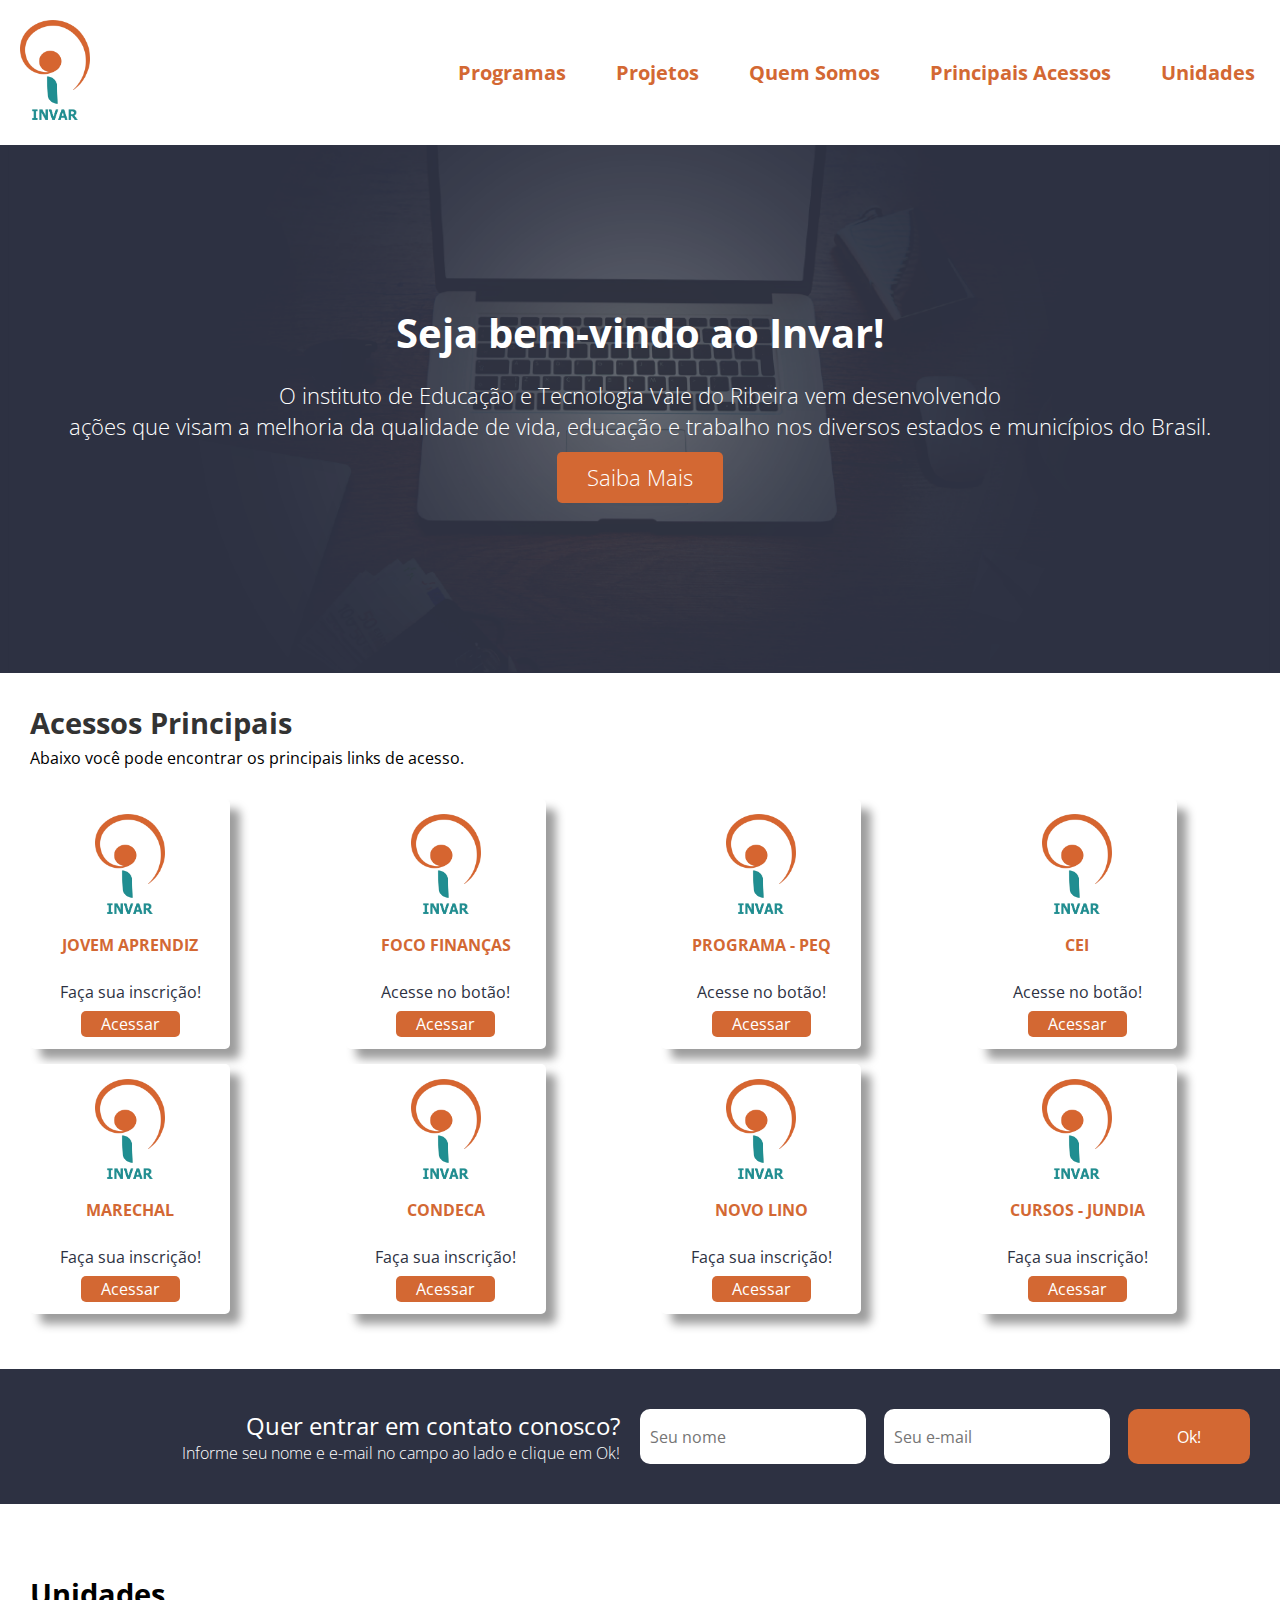
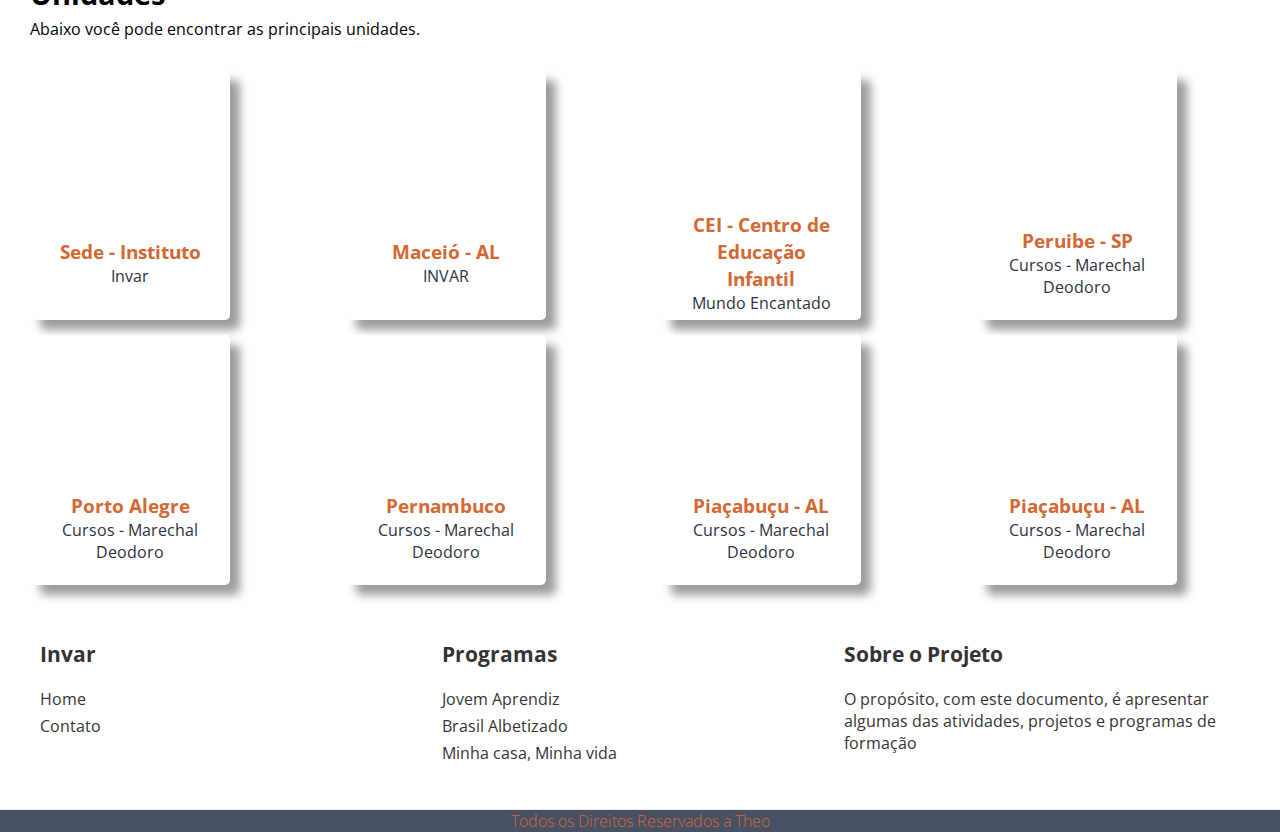
<file: index.html>
<!DOCTYPE html>
<html lang="pt-br">
<head>
    <meta charset="UTF-8">
    <title>Instituto de Educação e Tecnologia Vale do Ribeira - INVAR</title>
    <link rel="stylesheet" href="_cdn/boot.css">
    <link rel="stylesheet" href="_cdn/style.css">
    <link href="https://fonts.googleapis.com/css?family=Open+Sans:300,300i,400,400i,600,600i,700,700i|Raleway:300,300i,400,400i,500,500i,600,600i,700,700i|Poppins:300,300i,400,400i,500,500i,600,600i,700,700i" rel="stylesheet">
</head>
<body>
  <header class="main_header">
      <div class="main_header_content">
      <a href="index.html" class="logo"><img src="images/invar.png" width="70" height="100" alt="Logo Invar" title="Logo Invar"></a>
      <nav class="main_header_content_menu">
          <ul>
              <li><a href="quemSomos.html"><b>Programas</b></a></li>
              <li><a href="quemSomos.html"><b>Projetos</b></a></li>
              <li><a href="quemSomos.html"><b>Quem Somos</b></a></li>
              <li><a href="#acessos"><b>Principais Acessos</b></a></li>
              <li><a href="#unidades"><b>Unidades</b></a></li>
          </ul>
      </nav>
      </div>
  </header>
<main>
    <div class="main_cta" id="bem_vindo">
        <article class="main_cta_content">
            <div class="main_cta_content_spacer">
            <header>
                <h1>Seja bem-vindo ao Invar!</h1>
            </header>
            <p>O instituto de Educação e Tecnologia Vale do Ribeira vem desenvolvendo<br>
                ações que visam a melhoria da qualidade de vida, educação e trabalho nos diversos estados e municípios
                do Brasil.</p>
                <p><a href="#"
                      class="btn">Saiba Mais</a></p>
            </div>
        </article>
    </div>


    <section class="main_acessos" id="acessos">
        <header class="main_acessos_header">
            <h1>Acessos Principais</h1>
            <p>Abaixo você pode encontrar os principais links de acesso.</p>
        </header>

        <article>
            <div class="card">
                <div class="icon">
                    <img src="images/invar.png" alt="invar"></div>
                <div class="content">
                    <h1>JOVEM APRENDIZ</h1>
                    <p>Faça sua inscrição!</p>
                    <a href="#" class="btn">Acessar</a>
                </div></div>
        </article>

        <article>
            <div class="card">
                <div class="icon">
                    <img src="images/invar.png" alt="foco"></div>
            <div class="content">
                    <h1>FOCO FINANÇAS</h1>
                    <p>Acesse no botão!</p>
                    <a href="https://forms.gle/AETUtjRHtVYExZ8F9" class="btn">Acessar</a>
            </div></div>
        </article>

        <article>
            <div class="card">
                <div class="icon">
                    <img src="images/invar.png" alt="foco"></div>
                <div class="content">
                    <h1>PROGRAMA - PEQ</h1>
                    <p>Acesse no botão!</p>
                    <a href="https://www.seteq.pe.gov.br/index.php" class="btn">Acessar</a>
                </div></div>
        </article>

        <article>
            <div class="card">
                <div class="icon">
                    <img src="images/invar.png" alt="Plataforma EAD"></div>
                <div class="content">
                    <h1>CEI </h1>
                    <p>Acesse no botão!</p>
                    <a href="#" class="btn">Acessar</a>
                </div></div>
        </article>

        <article>
            <div class="card">
                <div class="icon">
                    <img src="images/invar.png" alt="foco"></div>
                <div class="content">
                    <h1>MARECHAL</h1>
                    <p>Faça sua inscrição!</p>
                    <a href="#" class="btn">Acessar</a>
                </div></div>
        </article>

        <article>
            <div class="card">
                <div class="icon">
                    <img src="images/invar.png" alt="foco"></div>
                <div class="content">
                    <h1>CONDECA</h1>
                    <p>Faça sua inscrição!</p>
                    <a href="https://forms.gle/EP8P7ghsnoD5Chc69" class="btn">Acessar</a>
                </div></div>
        </article>
        <article>
            <div class="card">
                <div class="icon">
                    <img src="images/invar.png" alt="foco"></div>
                <div class="content">
                    <h1>NOVO LINO</h1>
                    <p>Faça sua inscrição!</p>
                    <a href="https://invar.org.br/estagio" class="btn">Acessar</a>
                </div></div>
        </article>

        <article>
            <div class="card">
                <div class="icon">
                    <img src="images/invar.png" alt="foco"></div>
                <div class="content">
                    <h1>CURSOS - JUNDIA</h1>
                    <p>Faça sua inscrição!</p>
                    <a href="https://forms.gle/xjHXEWthMr1T65Jr5" class="btn">Acessar</a>
                </div></div>
        </article>

    </section>

    <article class="main_optin" id="contato">
        <div class="main_optin_content">
            <header>
                <h1>Quer entrar em contato conosco? </h1>
                <p>Informe seu nome e e-mail no campo ao lado e clique em Ok!</p>
            </header>
            <form>
                <input type="text" placeholder="Seu nome">
                <input type="email" placeholder="Seu e-mail">
                <button type="submit">Ok!</button>
            </form></div>
    </article>

    <section class="main_unidades" id="unidades">
        <header class="main_unidades_header">
            <h1>Unidades</h1>
            <p>Abaixo você pode encontrar as principais unidades.</p>
        </header>

        <article>
            <div class="card">
                <div class="icon">
                    <iframe src="https://www.google.com/maps/embed?pb=!1m18!1m12!1m3!1d3657.9403017083073!2d-46.56437948543378!3d-23.53464948469609!2m3!1f0!2f0!3f0!3m2!1i1024!2i768!4f13.1!3m3!1m2!1s0x94ce5ef056e52b6b%3A0xb1b6f9a97a1a84c1!2sINSTIT.%20INSTITUTO%20DE%20EDUCACAO%20E%20TECNOLOGIA%20VALE%20DO%20RIBEIRA%20INVAR!5e0!3m2!1spt-BR!2sbr!4v1659013832604!5m2!1spt-BR!2sbr" width="100%" height="450"  style="border:0;" allowfullscreen="" aria-hidden="false" tabindex="0"></iframe>
                    <div class="content">
                    <h1>Sede - Instituto</h1>
                    <p>Invar</p>
                </div></div>
            </div></article>

        <article>
            <div class="card">
                <div class="icon">
                    <iframe src="https://www.google.com/maps/embed?pb=!1m18!1m12!1m3!1d3933.4475416996847!2d-35.70351878562135!3d-9.642746504463224!2m3!1f0!2f0!3f0!3m2!1i1024!2i768!4f13.1!3m3!1m2!1s0x70145cbc8a2a0a9%3A0x855a3f56d270908d!2sR.%20Ferrovi%C3%A1rio%20Manoel%20Gon%C3%A7alves%20Filho%2C%20268%20-%20Jati%C3%BAca%2C%20Macei%C3%B3%20-%20AL%2C%2057035-852!5e0!3m2!1spt-BR!2sbr!4v1613652574071!5m2!1spt-BR!2sbr" width="100%" height="450"  style="border:0;" allowfullscreen="" aria-hidden="false" tabindex="0"></iframe>                <div class="content">
                    <h1>Maceió - AL</h1>
                    <p>INVAR</p>
                </div></div>
            </div></article>
        <article>
            <div class="card">
                <div class="icon">
                    <iframe src="https://www.google.com/maps/embed?pb=!1m18!1m12!1m3!1d3933.4475416996847!2d-35.70351878562135!3d-9.642746504463224!2m3!1f0!2f0!3f0!3m2!1i1024!2i768!4f13.1!3m3!1m2!1s0x70145cbc8a2a0a9%3A0x855a3f56d270908d!2sR.%20Ferrovi%C3%A1rio%20Manoel%20Gon%C3%A7alves%20Filho%2C%20268%20-%20Jati%C3%BAca%2C%20Macei%C3%B3%20-%20AL%2C%2057035-852!5e0!3m2!1spt-BR!2sbr!4v1613652574071!5m2!1spt-BR!2sbr" width="100%" height="450"  style="border:0;" allowfullscreen="" aria-hidden="false" tabindex="0"></iframe>
                    <div class="content">
                        <h1>CEI - Centro de Educação Infantil</h1>
                        <p>Mundo Encantado</p>
                    </div>
                </div>
            </div></article>

        <article>
            <div class="card">
                <div class="icon">
                    <iframe src="https://www.google.com/maps/embed?pb=!1m18!1m12!1m3!1d3933.4475416996847!2d-35.70351878562135!3d-9.642746504463224!2m3!1f0!2f0!3f0!3m2!1i1024!2i768!4f13.1!3m3!1m2!1s0x70145cbc8a2a0a9%3A0x855a3f56d270908d!2sR.%20Ferrovi%C3%A1rio%20Manoel%20Gon%C3%A7alves%20Filho%2C%20268%20-%20Jati%C3%BAca%2C%20Macei%C3%B3%20-%20AL%2C%2057035-852!5e0!3m2!1spt-BR!2sbr!4v1613652574071!5m2!1spt-BR!2sbr" width="100%" height="450" style="border:0;" allowfullscreen="" aria-hidden="false" tabindex="0"></iframe>
                    <div class="content">
                        <h1>Peruibe - SP</h1>
                        <p>Cursos - Marechal Deodoro</p>
                    </div></div>
            </div></article>
        <article>
            <div class="card">
                <div class="icon">
                    <iframe src="https://www.google.com/maps/embed?pb=!1m18!1m12!1m3!1d3454.065661538655!2d-51.210820185371844!3d-30.034974037795614!2m3!1f0!2f0!3f0!3m2!1i1024!2i768!4f13.1!3m3!1m2!1s0x9519784d2732aacd%3A0x1d3c56bb20ff67e8!2sR.%20Ramiro%20Barcelos%2C%201795%20-%20201%20-%20Bom%20Fim%2C%20Porto%20Alegre%20-%20RS%2C%2090035-002!5e0!3m2!1spt-BR!2sbr!4v1586285075012!5m2!1spt-BR!2sbr" width="100" height="100" style="border:0;" allowfullscreen="" loading="lazy" referrerpolicy="no-referrer-when-downgrade"></iframe>
                    <div class="content">
                        <h1>Porto Alegre</h1>
                        <p>Cursos - Marechal Deodoro</p>
                    </div></div>
            </div></article>
        <article>
            <div class="card">
                <div class="icon">
                    <iframe src="https://www.google.com/maps/embed?pb=!1m18!1m12!1m3!1d3949.481363662626!2d-34.91440168586415!3d-8.154159583938691!2m3!1f0!2f0!3f0!3m2!1i1024!2i768!4f13.1!3m3!1m2!1s0x7aae1d18a4e6ed3%3A0x72b0220b6fc44e86!2sR.%20Min.%20Salgado%20Filho%2C%20476%20-%20Piedade%2C%20Recife%20-%20PE%2C%2051130-500!5e0!3m2!1spt-BR!2sbr!4v1585755638020!5m2!1spt-BR!2sbr" width="100" height="100" style="border:0;" allowfullscreen="" loading="lazy" referrerpolicy="no-referrer-when-downgrade"></iframe>
                <div class="content">
                    <h1>Pernambuco</h1>
                    <p>Cursos - Marechal Deodoro</p>
                </div></div>
            </div></article>

        <article>
            <div class="card">
                <div class="icon">
                    <iframe src="https://www.google.com/maps/embed?pb=!1m18!1m12!1m3!1d3924.1825597914867!2d-36.43407718457514!3d-10.407070816398946!2m3!1f0!2f0!3f0!3m2!1i1024!2i768!4f13.1!3m3!1m2!1s0x704f77c6c53ef1d%3A0xfb81127ec88f43c8!2sR.%20Padre%20Curador%2C%20209%2C%20Pia%C3%A7abu%C3%A7u%20-%20AL%2C%2057210-000!5e0!3m2!1spt-BR!2sbr!4v1590589319271!5m2!1spt-BR!2sbr" width="100" height="100" style="border:0;" allowfullscreen="" loading="lazy" referrerpolicy="no-referrer-when-downgrade"></iframe>
                    <div class="content">
                        <h1>Piaçabuçu - AL</h1>
                        <p>Cursos - Marechal Deodoro</p>
                    </div></div>
            </div></article>

        <article>
            <div class="card">
                <div class="icon">
                    <iframe src="https://www.google.com/maps/embed?pb=!1m18!1m12!1m3!1d3924.1825597914867!2d-36.43407718457514!3d-10.407070816398946!2m3!1f0!2f0!3f0!3m2!1i1024!2i768!4f13.1!3m3!1m2!1s0x704f77c6c53ef1d%3A0xfb81127ec88f43c8!2sR.%20Padre%20Curador%2C%20209%2C%20Pia%C3%A7abu%C3%A7u%20-%20AL%2C%2057210-000!5e0!3m2!1spt-BR!2sbr!4v1590589319271!5m2!1spt-BR!2sbr" width="100" height="100" style="border:0;" allowfullscreen="" loading="lazy" referrerpolicy="no-referrer-when-downgrade"></iframe>
                    <div class="content">
                        <h1>Piaçabuçu - AL</h1>
                        <p>Cursos - Marechal Deodoro</p>
                    </div></div>
            </div></article>
    </section>



</main>
  <section class="main_footer">

      <article class="main_footer_our_pages">
          <header>
              <h2>Invar</h2>
          </header>
          <ul>
              <li><a href="index.html">Home</a> </li>
              <li><a href="#contato">Contato</a> </li>
          </ul>
      </article>

      <article class="main_footer_links">
          <header>
              <h2>Programas</h2>
          </header>
          <ul>
              <li><a href="#">Jovem Aprendiz</a></li>
              <li><a href="quemSomos.html">Brasil Albetizado</a></li>
              <li><a href="#">Minha casa, Minha vida</a></li>
          </ul>
      </article>

      <article class="main_footer_about">
          <header>
              <h2>Sobre o Projeto</h2>
          </header>
          <p>O propósito, com este documento, é apresentar algumas das atividades, projetos e programas de formação</p>
</article>
  </section>
  <footer class="main_footer_rights">
      <p>Todos os Direitos Reservados a Theo </p>
  </footer>
</body>
</html>
</file>
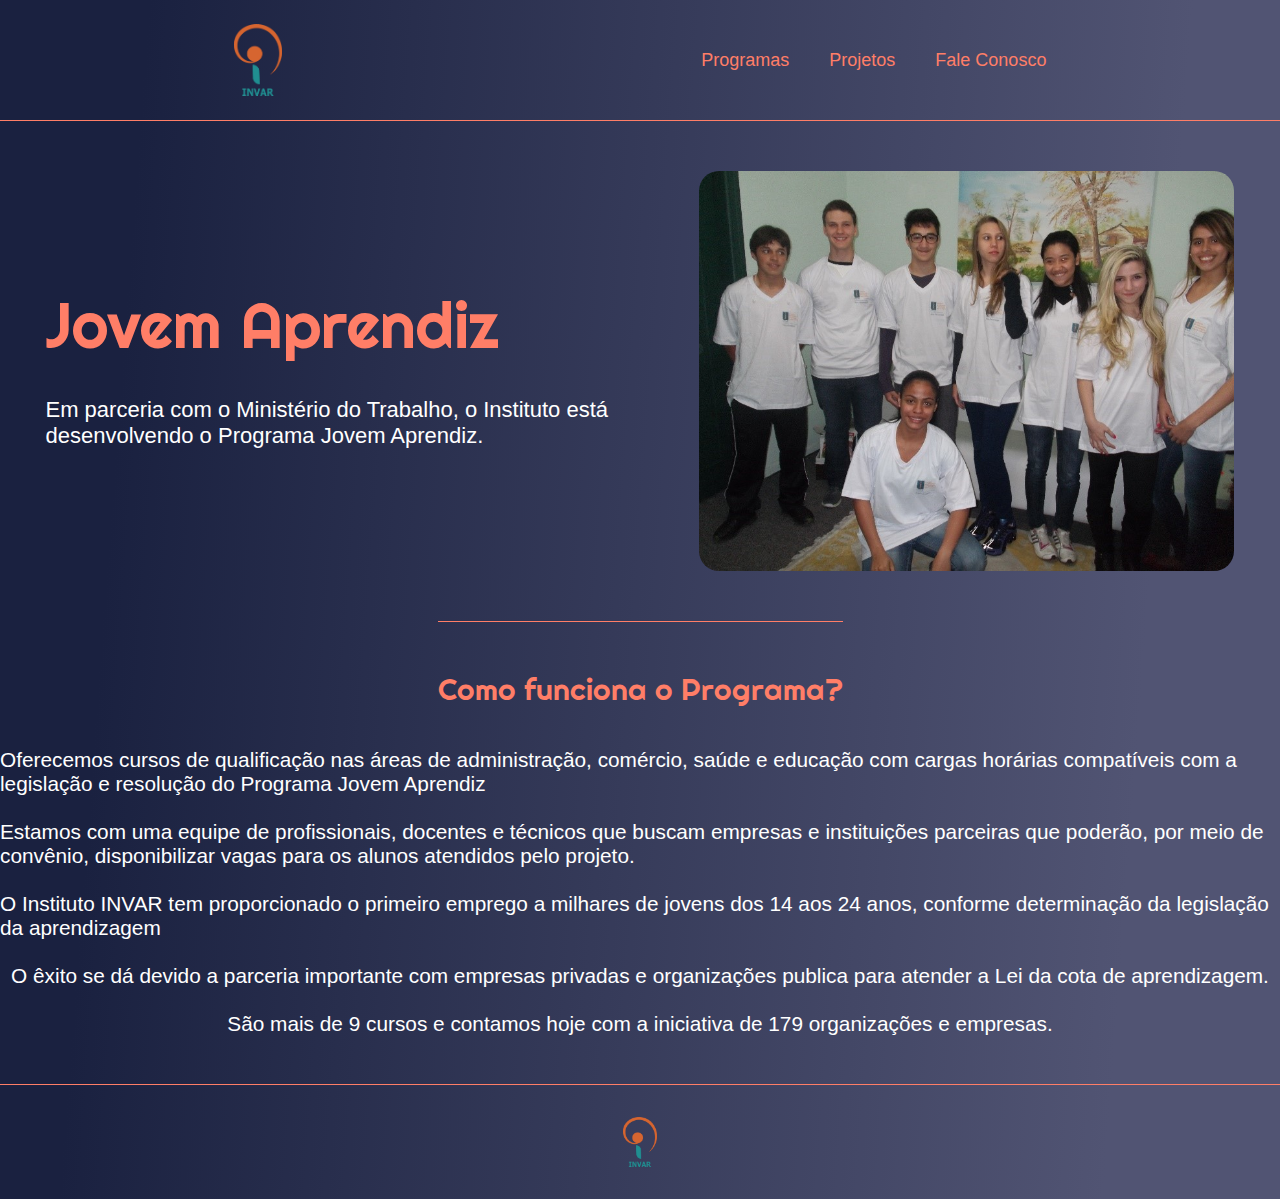
<file: Programa - Jovem Aprendiz.html>
<!DOCTYPE html>
<html lang="pt-br">
<head>
  <meta charset="UTF-8">
  <meta name="viewport" content="width=device-width, initial-scale=1.0">
  <link rel="stylesheet" href="_cdn/jovemAprendiz.css">
  <title>Programa - Jovem Aprendiz</title>
</head>
<body>
<header class="cabeçalho">
  <img class="cabeçalho_imagem" src="images/invar.png" alt="Logo Invar">
  <nav class="cabeçalho_menu">
    <a href="#" class="cabeçalho_menu_item">Programas</a>
    <a href="#" class="cabeçalho_menu_item">Projetos</a>
    <a href="#" class="cabeçalho_menu_item">Fale Conosco</a>
  </nav>
</header>

<main class="conteudo">
  <section class="conteudo_principal">
    <div class="conteudo_principal_escrito">
      <h1 class="conteudo_principal_escrito_titulo">Jovem Aprendiz</h1>
      <h2 class="conteudo_principal_escrito_subtitulo">Em parceria com o Ministério do Trabalho, o Instituto está <br>desenvolvendo o Programa Jovem Aprendiz.</h2>
    </div>
    <img  class="conteudo_principal_imagem_jovem" src="images/jovem-aprendiz-background.jpg" alt="Jovem Aprendiz Image">
  </section>


  <section class="conteudo_secundario">
    <h3 class="conteudo_secundario_titulo">Como funciona o Programa?</h3>
    <p class="conteudo_secundario_paragrafo_jovem">Oferecemos cursos de qualificação nas áreas de administração, comércio, saúde e educação com cargas horárias compatíveis com a legislação e resolução do Programa Jovem Aprendiz</p>
    <p class="conteudo_secundario_paragrafo_jovem">Estamos com uma equipe de profissionais, docentes e técnicos que buscam empresas e instituições parceiras que poderão, por meio de convênio, disponibilizar vagas para os alunos atendidos pelo projeto.</p>
    <p class="conteudo_secundario_paragrafo_jovem">O Instituto INVAR tem proporcionado o primeiro emprego a milhares de jovens dos 14 aos 24 anos, conforme determinação da legislação da aprendizagem</p>
    <p class="conteudo_secundario_paragrafo_jovem">O êxito se dá devido a parceria importante com empresas privadas e organizações publica para atender a Lei da cota de aprendizagem.</p>
    <p class="conteudo_secundario_paragrafo_jovem">São mais de 9 cursos e contamos hoje com a iniciativa de 179 organizações e empresas.</p>



  </section>
</main>

<footer class="rodape">
  <img class="rodape_imagem" src="images/invar.png" alt="Logo Invar">

</footer>
</body>
</html>
</file>
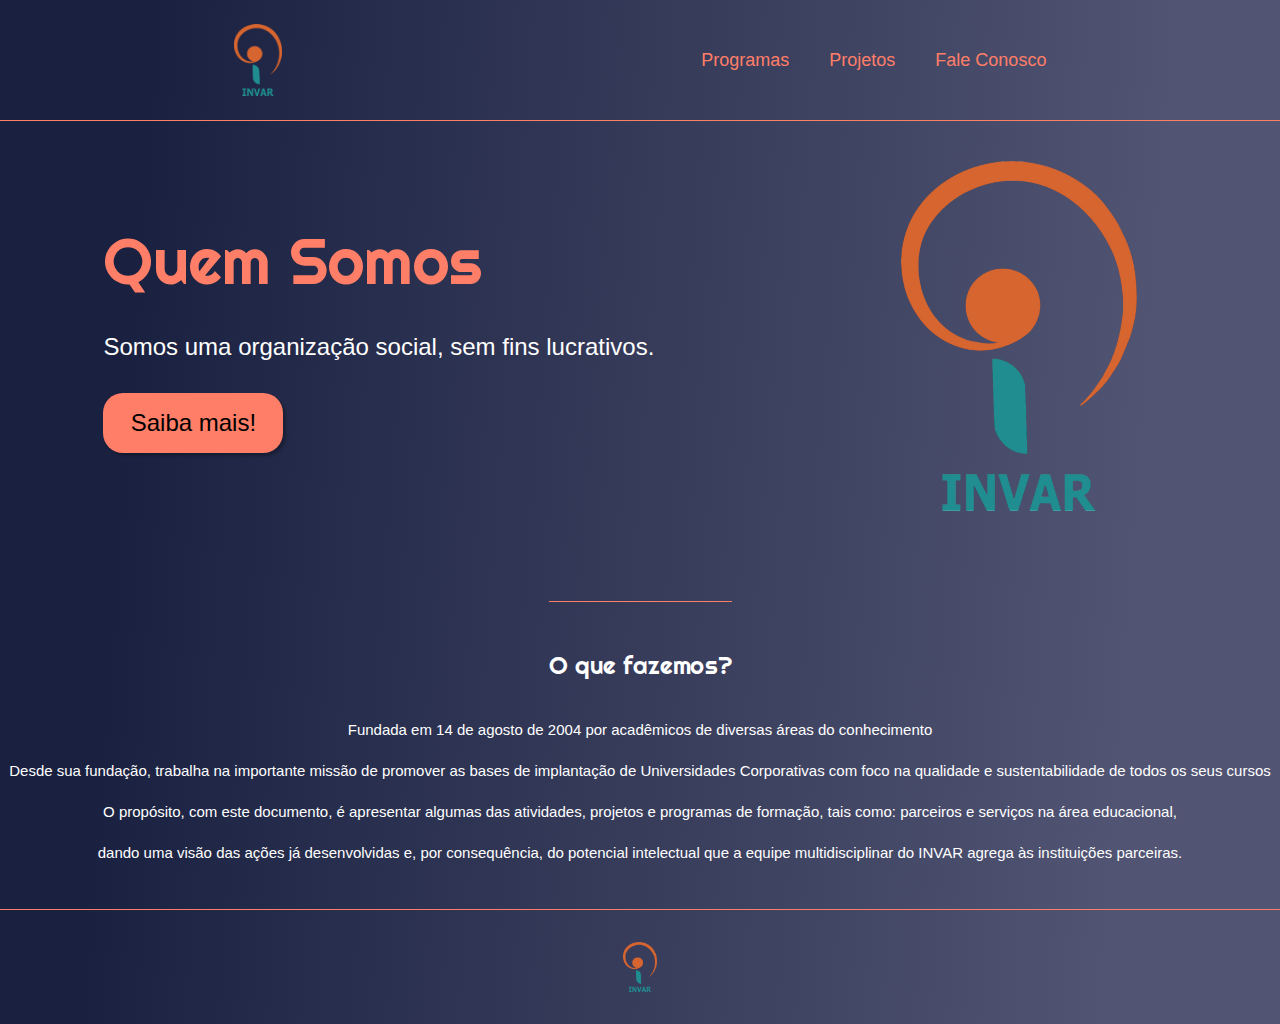
<file: quemSomos.html>
<!DOCTYPE html>
<html lang="pt-br">
<head>
  <meta charset="UTF-8">
  <meta name="viewport" content="width=device-width, initial-scale=1.0">
  <link rel="stylesheet" href="_cdn/quemSomos.css">
  <title>Quem Somos ?</title>
</head>
<body>
<header class="cabeçalho">
  <img class="cabeçalho_imagem" src="images/invar.png" alt="Logo Invar">
  <nav class="cabeçalho_menu">
    <a href="#" class="cabeçalho_menu_item">Programas</a>
    <a href="#" class="cabeçalho_menu_item">Projetos</a>
    <a href="#" class="cabeçalho_menu_item">Fale Conosco</a>
  </nav>

</header>


<main class="conteudo">
  <section class="conteudo_principal">
    <div class="conteudo_principal_escrito">
      <h1 class="conteudo_principal_escrito_titulo">Quem Somos</h1>
      <h2 class="conteudo_principal_escrito_subtitulo">Somos uma organização social, sem fins lucrativos.</h2>
      <button class="conteudo_principal_escrito_botao">Saiba mais!</button>
    </div>
    <img  class="conteudo_principal_imagem" alt="Logo Invar" src="images/invar.png">
  </section>


  <section class="conteudo_secundario">
    <h3 class="conteudo_secundario_titulo">O que fazemos?</h3>
    <p class="conteudo_secundario_paragrafo">Fundada em 14 de agosto de 2004 por acadêmicos de diversas áreas do conhecimento</p>
    <p class="conteudo_secundario_paragrafo">Desde sua fundação, trabalha na importante missão de promover as bases de implantação de Universidades Corporativas com foco na qualidade e sustentabilidade de todos os seus cursos</p>
    <p class="conteudo_secundario_paragrafo">O propósito, com este documento, é apresentar algumas das atividades, projetos e programas de formação, tais como: parceiros e serviços na área educacional,</p>
    <p class="conteudo_secundario_paragrafo">dando uma visão das ações já desenvolvidas e, por consequência, do potencial intelectual que a equipe multidisciplinar do INVAR agrega às instituições parceiras.</p>



  </section>
</main>

<footer class="rodape">
  <img class="rodape_imagem" src="images/invar.png" alt="Logo Invar">

</footer>
</body>
</html>
</file>
<file: _cdn/boot.css>
* {
    padding: 0;
    margin: 0;
    box-sizing: border-box;
    text-decoration: none;
    font-size: 1em;
    font-family: 'Open Sans', sans-serif;
}
</file>
<file: _cdn/style.css>
.main_header{
    width: 100%;
    background-color: #fff;
}

.main_header .main_header_content{
    max-width: 1300px;
    margin: 0 auto;
    display: flex;
}

.main_header .main_header_content .logo{
    flex-basis: 330px;
    padding: 20px;
    width: 290px;
}

.main_header .main_header_content .main_header_content_menu {
    flex-basis: calc(100% - 300px);
    display: flex;
    justify-content: flex-end;
}

.main_header_content_menu ul {
    display: flex;
    align-items: stretch;
}

.main_header_content_menu ul li {
    list-style: none;
    display: flex;
    align-items: center;
}

.main_header_content_menu ul li a{
    padding: 0 25px;
    display: flex;
    align-items: center;
    height: 100%;
    color: #D36833;
    font-size: 20px;
}

.main_header_content_menu ul li a:hover{
    color: #FFF;
    background-color: #D36833;
}

.main_cta{
    width: 100%;
    background-image: url("../images/bg_main_home.png");
    background-color:#2D3142;
    background-repeat: no-repeat;
    background-position: center center;
    background-size: cover;
}
.main_cta .main_cta_content{
    max-width: 1300px;
    margin: 0 auto;
}

.main_cta .main_cta_content h1{
    font-size: 2.5em;
    color: #FFF;
    font-weight: 700;
    text-align: center;
}

.main_cta .main_cta_content p{
    font-size: 1.4em;
    color: #FFF;
    font-weight: 300;
    text-align: center;
    margin: 20px 0;
}
.main_cta .main_cta_content .btn{
    background-color: #D36833;
    color: #FFF;
    font-size: 1em;
    padding: 10px 30px;
    border-radius: 5px;
    -moz-border-radius: 5px;
    -webkit-border-radius: 5px;
}


.main_cta .main_cta_content .main_cta_content_spacer{
    margin: 0 auto;
    max-width: 1300px;
    padding: 160px 40px;
}
/*CONFIGURAÇOES DA ABA ACESSOS*/
.main_acessos{
    max-width: calc(1300px - 40px);
    padding: 0 20px;
    margin: 0 auto;
    display: flex;
    justify-content: space-between;
    flex-wrap: wrap;
}

.main_acessos .main_acessos_header{
    flex-basis: 100%;
    margin: 30px 0;
}

.main_acessos .main_acessos_header h1{
    color: #333;
    margin-bottom: 5px;
    font-size: 1.8em;
}
.main_acessos article{
    flex-basis: calc(24% - 20px);
    text-align:justify;
}
.main_acessos article img{
    width: 70px;
    height: 100px;
    border-radius: 5px;
    -moz-border-radius: 5px;
    -webkit-border-radius: 5px;
}

.main_acessos article .content h1 {
    font-size: 1em;
    padding: 15px 0;
    text-align: center;
    color: #D36833;
}
.main_acessos article .content p {
    padding: 10px 0;
    color:#2D3142;
}
.main_acessos article .content .btn{
    background-color: #D36833;
    color: #FFFFFF;
    font-size: 1em;
    padding: 2px 20px;
    border-radius: 5px;
    -moz-border-radius: 5px;
    -webkit-border-radius: 5px;
    text-align: center;

}

.card{
    display: flex;
    margin-bottom: 15px;
    flex-direction: column;
    justify-content: center;
    width: 200px;
    padding: 25px;
    background-color: #FFFFFF;
    text-align: center;
    box-shadow: 10px 10px 10px rgba(0,0,0,0.389);
    position: relative;
    border-radius: 5px;
    -moz-border-radius: 5px;
    -webkit-border-radius: 5px;
    height: 250px;
}

.icon img{
    width: 100px;
}

.main_unidades{
    max-width: calc(1300px - 40px);
    padding: 0 20px;
    margin: 0 auto;
    display: flex;
    justify-content: space-between;
    flex-wrap: wrap;
}

.main_unidades .main_unidades_header{
    flex-basis: 100%;
    margin: 30px 0;
}

.main_unidades .main_unidades_header h1{
    margin-bottom: 5px;
    font-size: 1.8em;
}
.main_unidades article{
    flex-basis: calc(24% - 20px);
    text-align:justify;
}
.main_unidades article iframe{
    width: 150px;
    height: 130px;
    border-radius: 5px;
    -moz-border-radius: 5px;
    -webkit-border-radius: 5px;
}

.main_unidades article .content h1 {
    color: #D36833;
    text-align: center;
    font-size: 1.2em;
}
.main_unidades article .content p {
    color: #2D3142;
    text-align: center;
    font-size: 1em;
}



/*OPTIN*/
.main_optin{
    width: 100%;
    background-color: #2D3142;
    margin: 40px 0;
}

.main_optin_content{
    max-width: calc(1300px - 40px);
    padding: 40px 20px;
    margin: 0 auto;
    display: flex;
}
.main_optin_content header, .main_optin_content form{
    flex-basis: 50%;
}

.main_optin_content header h1, .main_optin_content header p{
    color: #FFFFFF;
    margin-right: 20px;
    text-align: right;
}

.main_optin_content header h1{
    font-size: 1.5em;
    font-weight: 400;
}

.main_optin_content header p{
    font-weight: 300;
}
.main_optin_content form{
    display: flex;
    justify-content: space-between;
}
.main_optin_content form input[type=text], .main_optin_content form input[type=email]{
    flex-basis: 37%;
    border-radius: 10px;
    -webkit-border-radius: 10px;
    -moz-border-radius: 10px;
    border: none;
    padding: 0 10px;
}

.main_optin_content form button{
    flex-basis: 20%;
    border-radius: 10px;
    -webkit-border-radius: 10px;
    -moz-border-radius: 10px;
    background-color: #D36833;
    color: #FFFFFF;
    border: none;
}

.main_footer{
    max-width: 1300px;
    padding: 40px;
    display: flex;
    flex-wrap: wrap;
    justify-content: space-between;
    color: #333333;
    background-color: #FFFFFF;
}

.main_footer > header{
    flex-basis: 100%;
}

.main_footer_our_pages, .main_footer_links{
    flex-basis: 33%;
}

.main_footer_about{
    flex-basis: 33%;
}

.main_footer > article h2{
    margin-bottom: 20px;
    font-size: 1.3em;

}

.main_footer > article ul li{
    list-style: none;
    margin: 5px 0;
}
.main_footer > article ul li a{
    color: #333333;
}

.main_footer > article ul li a:hover{
    text-decoration: underline;
}

.main_footer_rights{
    width: 100%;
    text-align: center;
    background-color: #475163;
    border-top: 1px solid #EBEBEB;
    font-size: 1em;
    color: #D36833;
    font-weight: 300;
}
</file>
<file: _cdn/jovemAprendiz.css>
@import url('https://fonts.googleapis.com/css2?family=Righteous&display=swap');

* {
    margin: 0 ;
    padding: 0;
    box-sizing: border-box;
    text-decoration: none;
}

body{
    font-size: 100%;
    background-image: linear-gradient( 94.3deg,  rgba(26,33,64,1) 10.9%, rgba(81,84,115,1) 87.1% );
}

.cabeçalho{
    display: flex;
    flex-direction: row;
    align-items: center;
    justify-content: space-around;
    padding: 24px;
}

.cabeçalho_imagem{
    height: 72px;
}

.cabeçalho_menu{
    display: flex;
    gap: 40px;
}

.cabeçalho_menu_item{
    font-family: 'Sarala', sans-serif;
    color: #FF7E67;
    font-weight: 400;
    font-size: 18px;
}

.conteudo{
    border-top: 0.4px solid #FF7E67;
    margin-bottom: 48px;
}


.conteudo_principal{
    display: flex;
    flex-direction: row;
    align-items: center;
    justify-content: space-around;
}

.conteudo_principal_escrito{
    display: flex;
    flex-direction: column;
    margin-top: 40px;
    gap: 32px;
}

.conteudo_principal_escrito_titulo{
    font-family: 'Righteous', cursive;
    font-weight: 400;
    font-size: 64px;
    color: #FF7E67;
}

.conteudo_principal_escrito_subtitulo{
    font-family: 'Sarala', sans-serif;
    font-weight: 400;
    font-size: 22px;
    color: #fff;
}

.conteudo_principal_imagem{
    height: 400px;
    border-radius: 100px;
    padding: 40px;
}

.conteudo_secundario{
    display: flex;
    flex-direction: column;
    align-items: center;
    gap: 24px;
    margin-top: 50px;
}

.conteudo_secundario_titulo{
    border-top: 0.4px solid #FF7E67;
    padding-top: 48px;
    font-family: 'Righteous', cursive;
    font-weight: 400;
    font-size: 30px;
    color: #FF7E67;
    margin-bottom: 16px;
}


.conteudo_secundario_paragrafo{
    font-family: 'Sarala', sans-serif;
    font-weight: 300;
    font-size: 23px;
    color: #FFFF;
}

.rodape{
    padding: 32px;
    border-top: 0.4px solid #FF7E67;
}

.rodape_imagem{
    height: 50px;
    display: block;
    margin: 0 auto;
}



/*
A PARTIR DAQUI, COMEÇAMOS A MEXER NA PAGINA DO JOVEM APRENDIZ
*/
.conteudo_secundario_paragrafo_jovem{
    font-size: 1.3em;
    font-family: 'Sarala', sans-serif;
    font-weight: 300;
    color: #FFFF;
}

.conteudo_principal_imagem_jovem{
    margin-top: 50px;
    height: 400px;
    border-radius: 20px;
}
</file>
<file: _cdn/quemSomos.css>
@import url('https://fonts.googleapis.com/css2?family=Righteous&display=swap');

* {
    margin: 0 ;
    padding: 0;
    box-sizing: border-box;
    text-decoration: none;
}

body{
    font-size: 100%;
    background-image: linear-gradient( 94.3deg,  rgba(26,33,64,1) 10.9%, rgba(81,84,115,1) 87.1% );
}


.cabeçalho{
    display: flex;
    flex-direction: row;
    align-items: center;
    justify-content: space-around;
    padding: 24px;
}

.cabeçalho_imagem{
    height: 72px;
}

.cabeçalho_menu{
    display: flex;
    gap: 40px;
}

.cabeçalho_menu_item{
    font-family: 'Sarala', sans-serif;
    color: #FF7E67;
    font-weight: 400;
    font-size: 18px;
}

.conteudo{
    border-top: 0.4px solid #FF7E67;
    margin-bottom: 48px;
}


.conteudo_principal{
    display: flex;
    flex-direction: row;
    align-items: center;
    justify-content: space-around;
}

.conteudo_principal_escrito{
    display: flex;
    flex-direction: column;
    gap: 32px;
}

.conteudo_principal_escrito_titulo{
    font-family: 'Righteous', cursive;
    font-weight: 400;
    font-size: 64px;
    color: #FF7E67;
}

.conteudo_principal_escrito_subtitulo{
    font-family: 'Sarala', sans-serif;
    font-weight: 400;
    font-size: 24px;
    color: #fff;
}

.conteudo_principal_escrito_botao{
    background-color: #FF7E67;
    width: 180px;
    height: 60px;
    border-radius: 20px;
    border: none;
    box-shadow: 3px 3px 3px rgba(0, 0, 0, 0.25);
    font-family: 'Sarala', sans-serif;
    font-weight: 400;
    font-size: 24px;
}

.conteudo_principal_escrito_botao:hover{
    background-color: #0f9499;
}

.conteudo_principal_imagem{
    height: 430px;
    padding: 40px;
}

.conteudo_secundario{
    display: flex;
    flex-direction: column;
    align-items: center;
    gap: 24px;
    margin-top: 50px;
}

.conteudo_secundario_titulo{
    border-top: 0.4px solid #FF7E67;
    padding-top: 48px;
    font-family: 'Righteous', cursive;
    font-weight: 400;
    font-size: 24px;
    color: #FFFF;
    margin-bottom: 16px;
}


.conteudo_secundario_paragrafo{
    font-family: 'Sarala', sans-serif;
    font-weight: 300;
    font-size: 15px;
    text-align: center;
    color: #FFFF;
}

.rodape{
    padding: 32px;
    border-top: 0.4px solid #FF7E67;
}

.rodape_imagem {
    height: 50px;
    display: block;
    margin: 0 auto;
}
</file>
